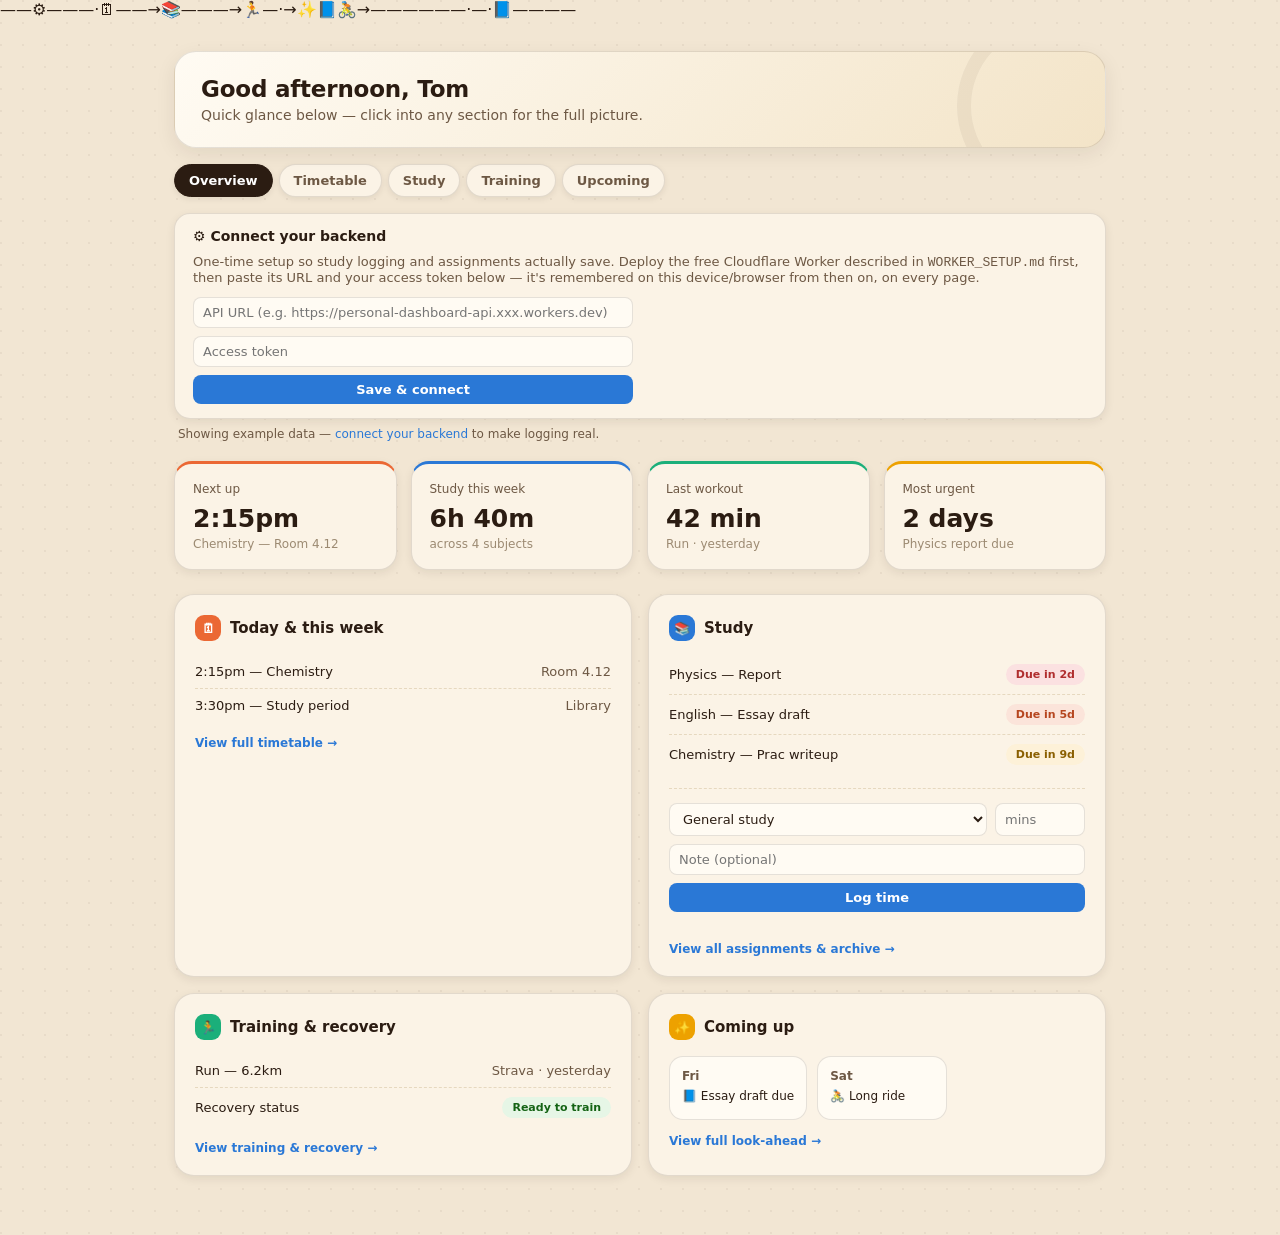
<file: index.html>
——⚙———·🗓——→📚———→🏃—·→✨📘🚴→——————·—·📘————<!DOCTYPE html>
<html lang="en">
<head>
<meta charset="UTF-8">
<meta name="viewport" content="width=device-width, initial-scale=1.0">
<title>Dashboard — Overview</title>
<link rel="stylesheet" href="assets/style.css">
</head>
<body>

<div class="page">

  <div class="banner">
    <h1>Good afternoon, Tom</h1>
    <p id="bannerSub">Quick glance below — click into any section for the full picture.</p>
  </div>

  <nav class="tabnav">
    <a href="index.html">Overview</a>
    <a href="timetable.html">Timetable</a>
    <a href="study.html">Study</a>
    <a href="training.html">Training</a>
    <a href="upcoming.html">Upcoming</a>
  </nav>

  <details id="connectPanel">
    <summary>⚙ Connect your backend</summary>
    <p style="font-size:13px;color:var(--text-secondary);margin:0 0 12px;">
      One-time setup so study logging and assignments actually save. Deploy the free
      Cloudflare Worker described in <code>WORKER_SETUP.md</code> first, then paste its URL and your
      access token below — it's remembered on this device/browser from then on, on every page.
    </p>
    <div style="display:flex;flex-direction:column;gap:8px;max-width:440px;">
      <input id="apiUrlInput" type="text" placeholder="API URL (e.g. https://personal-dashboard-api.xxx.workers.dev)">
      <input id="apiTokenInput" type="password" placeholder="Access token">
      <button type="button" onclick="saveConnection()">Save &amp; connect</button>
    </div>
  </details>
  <div id="connectStatus">Showing example data — open "Connect your backend" above once it's deployed.</div>

  <div class="stat-row">
    <div class="stat-tile timetable">
      <div class="label">Next up</div>
      <div class="value" id="nextUpValue">2:15pm</div>
      <div class="sub" id="nextUpSub">Chemistry — Room 4.12</div>
    </div>
    <div class="stat-tile study">
      <div class="label">Study this week</div>
      <div class="value" id="studyWeekValue">6h 40m</div>
      <div class="sub" id="studyWeekSub">across 4 subjects</div>
    </div>
    <div class="stat-tile training">
      <div class="label">Last workout</div>
      <div class="value" id="lastWorkoutValue">42 min</div>
      <div class="sub" id="lastWorkoutSub">Run · yesterday</div>
    </div>
    <div class="stat-tile events">
      <div class="label">Most urgent</div>
      <div class="value" id="urgentValue">2 days</div>
      <div class="sub" id="urgentSub">Physics report due</div>
    </div>
  </div>

  <div class="grid">
    <div class="card timetable">
      <h2><span class="icon-chip">🗓</span> Today &amp; this week</h2>
      <div id="timetablePreview">
        <div class="row"><span>2:15pm — Chemistry</span><span class="meta">Room 4.12</span></div>
        <div class="row"><span>3:30pm — Study period</span><span class="meta">Library</span></div>
      </div>
      <a class="view-all" href="timetable.html">View full timetable →</a>
    </div>

    <div class="card study">
      <h2><span class="icon-chip">📚</span> Study</h2>
      <div id="assignmentsPreview">
        <div class="row"><span>Physics — Report</span><span class="badge critical">Due in 2d</span></div>
        <div class="row"><span>English — Essay draft</span><span class="badge serious">Due in 5d</span></div>
        <div class="row"><span>Chemistry — Prac writeup</span><span class="badge warning">Due in 9d</span></div>
      </div>

      <form id="logForm" class="mini-form">
        <div class="mini-form-row">
          <select id="logAssignment"><option value="">General study</option></select>
          <input id="logMinutes" type="number" min="1" placeholder="mins">
        </div>
        <input id="logNote" type="text" placeholder="Note (optional)">
        <button type="submit">Log time</button>
      </form>

      <a class="view-all" href="study.html">View all assignments &amp; archive →</a>
    </div>

    <div class="card training">
      <h2><span class="icon-chip">🏃</span> Training &amp; recovery</h2>
      <div id="trainingPreview">
        <div class="row"><span>Run — 6.2km</span><span class="meta">Strava · yesterday</span></div>
        <div class="row"><span>Recovery status</span><span class="badge good">Ready to train</span></div>
      </div>
      <a class="view-all" href="training.html">View training &amp; recovery →</a>
    </div>

    <div class="card upcoming">
      <h2><span class="icon-chip">✨</span> Coming up</h2>
      <div class="upcoming-strip" id="upcomingPreview">
        <div class="upcoming-day">
          <div class="d">Fri</div>
          <div class="item">📘 Essay draft due</div>
        </div>
        <div class="upcoming-day">
          <div class="d">Sat</div>
          <div class="item">🚴 Long ride</div>
        </div>
      </div>
      <a class="view-all" href="upcoming.html">View full look-ahead →</a>
    </div>
  </div>

</div>

<script src="assets/app.js"></script>
<script>
  function renderAssignmentsPreview(list) {
    const el = document.getElementById('assignmentsPreview');
    if (!list || !list.length) {
      el.innerHTML = '<div class="empty-state">No active assignments.</div>';
      return;
    }
    el.innerHTML = list.slice(0, 3).map(function (a) {
      const u = urgencyFor(a.due_date);
      return '<div class="row"><span>' + escapeHtml(a.subject) + ' — ' + escapeHtml(a.title) + '</span>' +
        '<span class="badge ' + u.band + '">' + u.label + '</span></div>';
    }).join('');
  }

  function renderTimetablePreview(timetable) {
    const el = document.getElementById('timetablePreview');
    if (!timetable || !timetable.today || !timetable.today.length) {
      el.innerHTML = '<div class="empty-state">Nothing left today.</div>';
      return;
    }
    el.innerHTML = timetable.today.slice(0, 3).map(function (p) {
      const subjClass = p.cancelled ? 'cancelled-subject' : '';
      const freeBadge = p.cancelled ? ' <span class="badge free">Free</span>' : '';
      return '<div class="row"><span>' + escapeHtml(p.time) + ' — <span class="' + subjClass + '">' + escapeHtml(p.subject) + '</span>' + freeBadge + '</span>' +
        '<span class="meta">' + escapeHtml(p.location || '') + '</span></div>';
    }).join('');

    // "Next up" should skip cancelled periods — a free period isn't what's
    // actually happening next.
    const nextUp = timetable.today.find(function (p) { return !p.cancelled; });
    if (nextUp) {
      document.getElementById('nextUpValue').textContent = nextUp.time;
      document.getElementById('nextUpSub').textContent = nextUp.subject + (nextUp.location ? ' — ' + nextUp.location : '');
    } else {
      document.getElementById('nextUpValue').textContent = '—';
      document.getElementById('nextUpSub').textContent = 'Nothing left today';
    }
  }

  function renderTrainingPreview(activities) {
    const el = document.getElementById('trainingPreview');
    if (!activities || !activities.recent || !activities.recent.length) {
      el.innerHTML = '<div class="empty-state">No activity data yet — Strava/Garmin/Huawei sync is a future phase.</div>';
      return;
    }
    el.innerHTML = activities.recent.slice(0, 2).map(function (act) {
      return '<div class="row"><span>' + escapeHtml(act.title) + '</span>' +
        '<span class="meta">' + escapeHtml(act.source) + ' · ' + escapeHtml(act.when) + '</span></div>';
    }).join('');
    if (activities.recoveryStatus) {
      document.getElementById('lastWorkoutValue').textContent = activities.recent[0].duration || '—';
      document.getElementById('lastWorkoutSub').textContent = activities.recent[0].title + ' · ' + activities.recent[0].when;
    }
  }

  function renderUpcomingPreview(assignments) {
    const el = document.getElementById('upcomingPreview');
    if (!assignments || !assignments.length) {
      el.innerHTML = '<div class="empty-state">Nothing coming up.</div>';
      return;
    }
    const byDay = {};
    assignments.forEach(function (a) {
      if (!a.due_date) return;
      const d = new Date(a.due_date + 'T00:00:00');
      const key = d.toLocaleDateString(undefined, { weekday: 'short' });
      (byDay[key] = byDay[key] || []).push(a);
    });
    const days = Object.keys(byDay).slice(0, 3);
    if (!days.length) { el.innerHTML = '<div class="empty-state">Nothing coming up.</div>'; return; }
    el.innerHTML = days.map(function (day) {
      return '<div class="upcoming-day"><div class="d">' + day + '</div>' +
        byDay[day].slice(0, 2).map(function (a) {
          return '<div class="item">📘 ' + escapeHtml(a.title) + ' due</div>';
        }).join('') + '</div>';
    }).join('');
  }

  function renderLogOptions(list) {
    const sel = document.getElementById('logAssignment');
    sel.innerHTML = '<option value="">General study</option>' + list.map(function (a) {
      return '<option value="' + a.id + '">' + escapeHtml(a.subject) + ' — ' + escapeHtml(a.title) + '</option>';
    }).join('');
  }

  async function loadState() {
    const statusEl = document.getElementById('connectStatus');
    try {
      const state = await apiFetch('/api/state');
      statusEl.innerHTML = 'Connected to your backend — <a onclick="document.getElementById(\'connectPanel\').open = true;">change</a>';
      renderAssignmentsPreview(state.assignments);
      renderLogOptions(state.assignments);
      renderTimetablePreview(state.timetable);
      renderTrainingPreview(state.activities);
      renderUpcomingPreview(state.assignments);
      document.getElementById('studyWeekValue').textContent = fmtMinutes(state.weekMinutes);
      document.getElementById('studyWeekSub').textContent =
        'across ' + state.subjectsThisWeek + ' subject' + (state.subjectsThisWeek === 1 ? '' : 's');
      if (state.assignments.length) {
        const soonest = state.assignments[0];
        const u = urgencyFor(soonest.due_date);
        document.getElementById('urgentValue').textContent = u.label.replace('Due in ', '');
        document.getElementById('urgentSub').textContent = soonest.subject + ' ' + soonest.title;
      }
    } catch (err) {
      if (err.message === 'not-connected') {
        statusEl.innerHTML = 'Showing example data — <a onclick="document.getElementById(\'connectPanel\').open = true;">connect your backend</a> to make logging real.';
      } else {
        statusEl.innerHTML = 'Couldn\'t reach your backend (' + err.message + ') — <a onclick="document.getElementById(\'connectPanel\').open = true;">check connection</a>';
      }
    }
  }

  async function submitLog(ev) {
    ev.preventDefault();
    const assignmentId = document.getElementById('logAssignment').value || null;
    const minutes = Number(document.getElementById('logMinutes').value);
    const note = document.getElementById('logNote').value.trim();
    if (!minutes || minutes <= 0) { alert('Enter how many minutes you studied.'); return; }
    try {
      await apiFetch('/api/log', { method: 'POST', body: JSON.stringify({ assignmentId: assignmentId, minutes: minutes, note: note }) });
      document.getElementById('logMinutes').value = '';
      document.getElementById('logNote').value = '';
      loadState();
    } catch (err) {
      alert('Could not save: ' + err.message);
    }
  }

  window.addEventListener('DOMContentLoaded', function () {
    if (!isConnected()) {
      document.getElementById('connectPanel').open = true;
    }
    document.getElementById('logForm').addEventListener('submit', submitLog);
    loadState();
  });
</script>

</body>
</html>
</file>
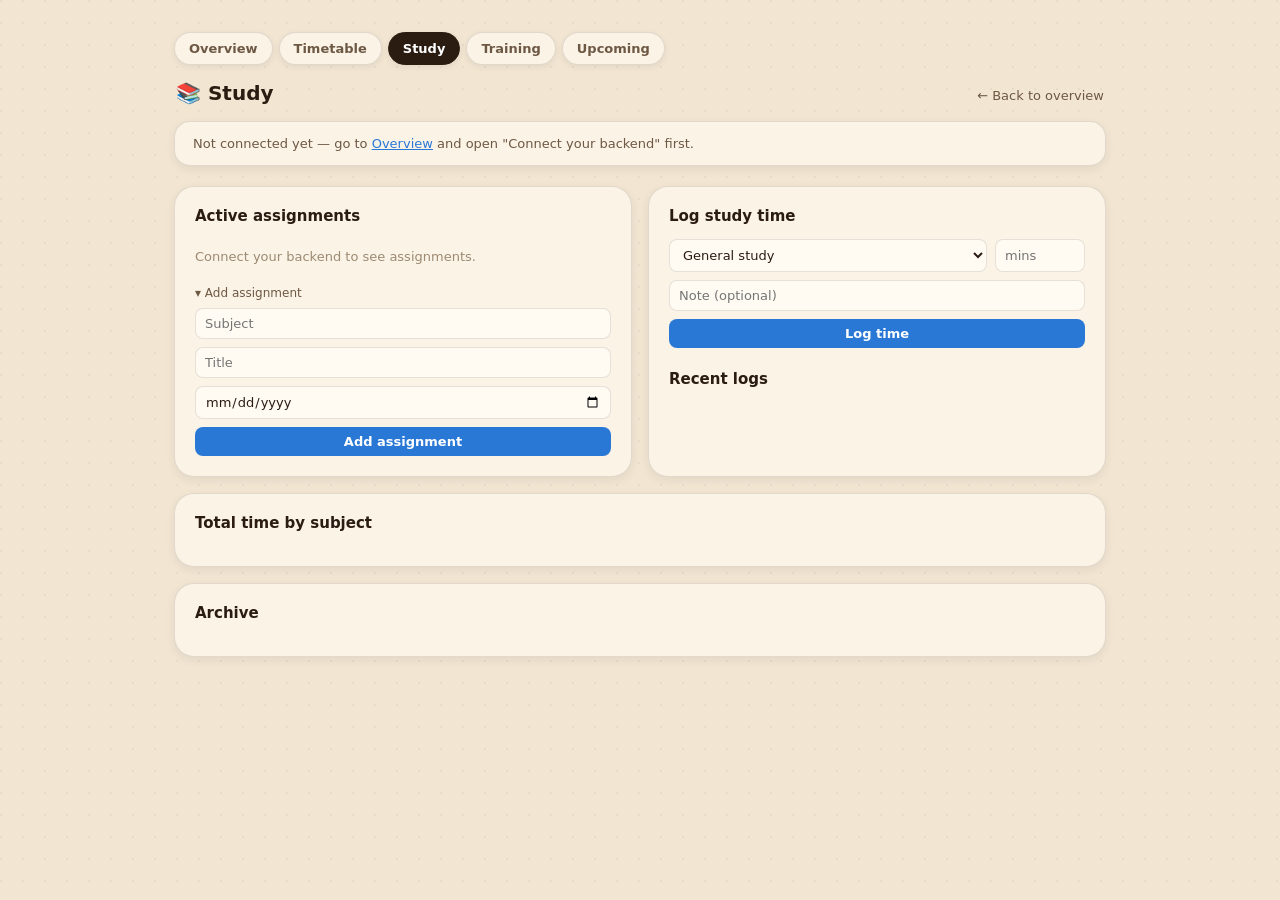
<file: study.html>
<!DOCTYPE html>
<html lang="en">
<head>
<meta charset="UTF-8">
<meta name="viewport" content="width=device-width, initial-scale=1.0">
<title>Dashboard — Study</title>
<link rel="stylesheet" href="assets/style.css">
</head>
<body>

<div class="page">

  <nav class="tabnav">
    <a href="index.html">Overview</a>
    <a href="timetable.html">Timetable</a>
    <a href="study.html">Study</a>
    <a href="training.html">Training</a>
    <a href="upcoming.html">Upcoming</a>
  </nav>

  <div class="page-header">
    <h1>📚 Study</h1>
    <a class="back" href="index.html">← Back to overview</a>
  </div>

  <div id="connectNotice"></div>

  <div class="grid">
    <div class="card study">
      <h2>Active assignments</h2>
      <div id="assignmentsList"><div class="empty-state">Loading…</div></div>

      <details class="inline-toggle" open>
        <summary>Add assignment</summary>
        <form id="newAssignmentForm" class="mini-form" style="border-top:none;padding-top:0;margin-top:8px;">
          <input id="newSubject" type="text" placeholder="Subject">
          <input id="newTitle" type="text" placeholder="Title">
          <input id="newDue" type="date">
          <button type="submit">Add assignment</button>
        </form>
      </details>
    </div>

    <div class="card study">
      <h2>Log study time</h2>
      <form id="logForm" class="mini-form" style="margin-top:0;padding-top:0;border-top:none;">
        <div class="mini-form-row">
          <select id="logAssignment"><option value="">General study</option></select>
          <input id="logMinutes" type="number" min="1" placeholder="mins">
        </div>
        <input id="logNote" type="text" placeholder="Note (optional)">
        <button type="submit">Log time</button>
      </form>

      <h2 style="margin-top:22px;">Recent logs</h2>
      <div id="recentLogsList"><div class="empty-state">Loading…</div></div>
    </div>

    <div class="card study" style="grid-column: 1 / -1;">
      <h2>Total time by subject</h2>
      <div id="subjectTotalsList"><div class="empty-state">Loading…</div></div>
    </div>

    <div class="card study" style="grid-column: 1 / -1;">
      <h2 id="archiveHeading">Archive</h2>
      <div id="archiveList"><div class="empty-state">Loading…</div></div>
    </div>
  </div>

</div>

<script src="assets/app.js"></script>
<script>
  let currentAssignments = [];
  let currentArchive = [];
  let currentRecentLogs = [];
  let editingId = null;
  let editingLogId = null;

  function renderEditForm(a) {
    return '<div class="row" style="flex-direction:column;align-items:stretch;gap:6px;">' +
      '<div class="mini-form-row">' +
      '<input type="text" id="editSubject-' + a.id + '" value="' + escapeHtml(a.subject) + '" placeholder="Subject">' +
      '<input type="text" id="editTitle-' + a.id + '" value="' + escapeHtml(a.title) + '" placeholder="Title">' +
      '</div>' +
      '<div class="mini-form-row">' +
      '<input type="date" id="editDue-' + a.id + '" value="' + escapeHtml(a.due_date || '') + '">' +
      '<button type="button" onclick="saveEdit(\'' + a.id + '\')">Save</button>' +
      '<button type="button" class="mini-btn" onclick="cancelEdit()">Cancel</button>' +
      '</div></div>';
  }

  function renderAssignmentRow(a, archived) {
    if (editingId === a.id) return renderEditForm(a);
    const badge = archived
      ? '<span class="meta">' + fmtMinutes(a.loggedMinutes) + ' total</span>'
      : '<span class="badge ' + urgencyFor(a.due_date).band + '">' + urgencyFor(a.due_date).label + '</span>';
    const archiveToggleBtn = archived
      ? '<button class="mini-btn" title="Unarchive" onclick="unarchiveAssignment(\'' + a.id + '\')">📤</button>'
      : '<button class="mini-btn" title="Archive" onclick="archiveAssignment(\'' + a.id + '\')">📥</button>';
    return '<div class="row"><span>' + escapeHtml(a.subject) + ' — ' + escapeHtml(a.title) +
      (archived ? '' : ' <span class="meta">(' + fmtMinutes(a.loggedMinutes) + ' logged)</span>') + '</span>' +
      '<span style="display:flex;align-items:center;gap:6px;">' +
      badge +
      '<button class="mini-btn" title="Edit" onclick="startEdit(\'' + a.id + '\')">✏️</button>' +
      archiveToggleBtn +
      '<button class="mini-btn" title="Delete" onclick="deleteAssignment(\'' + a.id + '\')">🗑</button>' +
      '</span></div>';
  }

  function renderAssignments(list) {
    currentAssignments = list || [];
    const el = document.getElementById('assignmentsList');
    if (!list || !list.length) {
      el.innerHTML = '<div class="empty-state">No active assignments — add one below.</div>';
      return;
    }
    el.innerHTML = list.map(function (a) { return renderAssignmentRow(a, false); }).join('');
  }

  function renderArchive(list) {
    currentArchive = list || [];
    const heading = document.getElementById('archiveHeading');
    const el = document.getElementById('archiveList');
    heading.textContent = 'Archive (' + list.length + ')';
    if (!list.length) {
      el.innerHTML = '<div class="empty-state">Nothing archived yet.</div>';
      return;
    }
    el.innerHTML = list.map(function (a) { return renderAssignmentRow(a, true); }).join('');
  }

  function renderSubjectTotals(list) {
    const el = document.getElementById('subjectTotalsList');
    if (!list || !list.length) {
      el.innerHTML = '<div class="empty-state">No study time logged yet.</div>';
      return;
    }
    el.innerHTML = list.map(function (s) {
      return '<div class="row"><span>' + escapeHtml(s.subject) + '</span>' +
        '<span class="meta">' + fmtMinutes(s.minutes) + '</span></div>';
    }).join('');
  }

  function renderEditLogForm(l) {
    return '<div class="row" style="flex-direction:column;align-items:stretch;gap:6px;">' +
      '<div class="mini-form-row">' +
      '<input type="number" min="1" id="editLogMinutes-' + l.id + '" value="' + escapeHtml(l.minutes) + '" placeholder="mins">' +
      '<input type="text" id="editLogNote-' + l.id + '" value="' + escapeHtml(l.note || '') + '" placeholder="Note (optional)">' +
      '</div>' +
      '<div class="mini-form-row">' +
      '<button type="button" onclick="saveEditLog(\'' + l.id + '\')">Save</button>' +
      '<button type="button" class="mini-btn" onclick="cancelEditLog()">Cancel</button>' +
      '</div></div>';
  }

  function renderLogRow(l) {
    if (editingLogId === l.id) return renderEditLogForm(l);
    const what = l.assignment_id
      ? ((l.subject ? l.subject + ' — ' : '') + (l.assignment_title || 'Assignment'))
      : 'General study';
    return '<div class="row"><span>' + escapeHtml(what) + (l.note ? ' <span class="meta">(' + escapeHtml(l.note) + ')</span>' : '') + '</span>' +
      '<span style="display:flex;align-items:center;gap:6px;">' +
      '<span class="meta">' + fmtMinutes(l.minutes) + '</span>' +
      '<button class="mini-btn" title="Edit" onclick="startEditLog(\'' + l.id + '\')">✏️</button>' +
      '<button class="mini-btn" title="Delete" onclick="deleteLog(\'' + l.id + '\')">🗑</button>' +
      '</span></div>';
  }

  function renderRecentLogs(logs) {
    currentRecentLogs = logs || [];
    const el = document.getElementById('recentLogsList');
    if (!logs || !logs.length) {
      el.innerHTML = '<div class="empty-state">No study time logged yet.</div>';
      return;
    }
    el.innerHTML = logs.slice(0, 8).map(renderLogRow).join('');
  }

  function renderLogOptions(list) {
    const sel = document.getElementById('logAssignment');
    sel.innerHTML = '<option value="">General study</option>' + list.map(function (a) {
      return '<option value="' + a.id + '">' + escapeHtml(a.subject) + ' — ' + escapeHtml(a.title) + '</option>';
    }).join('');
  }

  function startEdit(id) {
    editingId = id;
    renderAssignments(currentAssignments);
    renderArchive(currentArchive);
  }

  function cancelEdit() {
    editingId = null;
    renderAssignments(currentAssignments);
    renderArchive(currentArchive);
  }

  async function saveEdit(id) {
    const subjectEl = document.getElementById('editSubject-' + id);
    const titleEl = document.getElementById('editTitle-' + id);
    const dueEl = document.getElementById('editDue-' + id);
    const subject = subjectEl.value.trim();
    const title = titleEl.value.trim();
    const dueDate = dueEl.value;
    if (!subject || !title) { alert('Subject and title are both required.'); return; }
    try {
      await apiFetch('/api/assignments/' + id, {
        method: 'PATCH',
        body: JSON.stringify({ subject: subject, title: title, dueDate: dueDate || null }),
      });
      editingId = null;
      loadState();
    } catch (err) {
      alert('Could not save changes: ' + err.message);
    }
  }

  async function deleteAssignment(id) {
    if (!confirm("Delete this assignment? This can't be undone — any time already logged against it stays in your history, just no longer linked to it.")) return;
    try {
      await apiFetch('/api/assignments/' + id, { method: 'DELETE' });
      loadState();
    } catch (err) {
      alert('Could not delete: ' + err.message);
    }
  }

  async function unarchiveAssignment(id) {
    try {
      await apiFetch('/api/unarchive/' + id, { method: 'POST' });
      loadState();
    } catch (err) {
      alert('Could not unarchive: ' + err.message);
    }
  }

  function startEditLog(id) {
    editingLogId = id;
    renderRecentLogs(currentRecentLogs);
  }

  function cancelEditLog() {
    editingLogId = null;
    renderRecentLogs(currentRecentLogs);
  }

  async function saveEditLog(id) {
    const minsEl = document.getElementById('editLogMinutes-' + id);
    const noteEl = document.getElementById('editLogNote-' + id);
    const minutes = Number(minsEl.value);
    if (!minutes || minutes <= 0) { alert('Enter how many minutes you studied.'); return; }
    try {
      await apiFetch('/api/logs/' + id, {
        method: 'PATCH',
        body: JSON.stringify({ minutes: minutes, note: noteEl.value.trim() }),
      });
      editingLogId = null;
      loadState();
    } catch (err) {
      alert('Could not save changes: ' + err.message);
    }
  }

  async function deleteLog(id) {
    if (!confirm("Delete this logged time entry? This will also reduce that subject's total.")) return;
    try {
      await apiFetch('/api/logs/' + id, { method: 'DELETE' });
      loadState();
    } catch (err) {
      alert('Could not delete: ' + err.message);
    }
  }

  async function loadState() {
    if (!requireConnectionOrNotice('connectNotice')) {
      document.getElementById('assignmentsList').innerHTML = '<div class="empty-state">Connect your backend to see assignments.</div>';
      document.getElementById('archiveList').innerHTML = '';
      document.getElementById('recentLogsList').innerHTML = '';
      document.getElementById('subjectTotalsList').innerHTML = '';
      return;
    }
    try {
      const state = await apiFetch('/api/state');
      renderAssignments(state.assignments);
      renderArchive(state.archive);
      renderLogOptions(state.assignments);
      renderRecentLogs(state.recentLogs);
      renderSubjectTotals(state.subjectTotals);
    } catch (err) {
      document.getElementById('connectNotice').innerHTML =
        '<div class="notice">Couldn\'t reach your backend (' + err.message + ') — <a href="index.html">check connection</a>.</div>';
    }
  }

  async function submitLog(ev) {
    ev.preventDefault();
    const assignmentId = document.getElementById('logAssignment').value || null;
    const minutes = Number(document.getElementById('logMinutes').value);
    const note = document.getElementById('logNote').value.trim();
    if (!minutes || minutes <= 0) { alert('Enter how many minutes you studied.'); return; }
    try {
      await apiFetch('/api/log', { method: 'POST', body: JSON.stringify({ assignmentId: assignmentId, minutes: minutes, note: note }) });
      document.getElementById('logMinutes').value = '';
      document.getElementById('logNote').value = '';
      loadState();
    } catch (err) {
      alert('Could not save: ' + err.message);
    }
  }

  async function submitAssignment(ev) {
    ev.preventDefault();
    const subject = document.getElementById('newSubject').value.trim();
    const title = document.getElementById('newTitle').value.trim();
    const dueDate = document.getElementById('newDue').value;
    if (!subject || !title) { alert('Subject and title are both required.'); return; }
    try {
      await apiFetch('/api/assignments', { method: 'POST', body: JSON.stringify({ subject: subject, title: title, dueDate: dueDate }) });
      document.getElementById('newSubject').value = '';
      document.getElementById('newTitle').value = '';
      document.getElementById('newDue').value = '';
      loadState();
    } catch (err) {
      alert('Could not save: ' + err.message);
    }
  }

  async function archiveAssignment(id) {
    try {
      await apiFetch('/api/archive/' + id, { method: 'POST' });
      loadState();
    } catch (err) {
      alert('Could not archive: ' + err.message);
    }
  }

  window.addEventListener('DOMContentLoaded', function () {
    document.getElementById('logForm').addEventListener('submit', submitLog);
    document.getElementById('newAssignmentForm').addEventListener('submit', submitAssignment);
    loadState();
  });
</script>

</body>
</html>
</file>
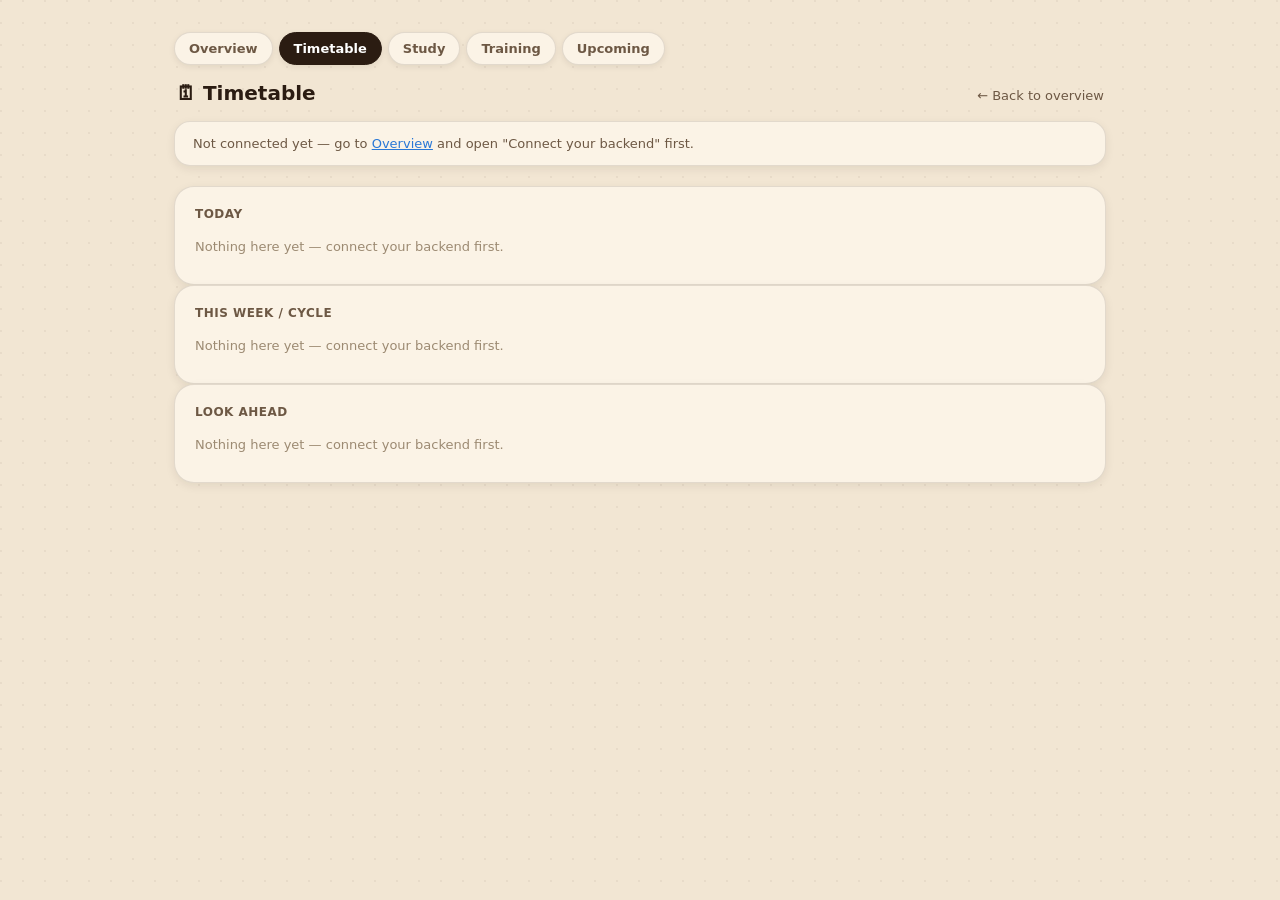
<file: timetable.html>
<!DOCTYPE html>
<html lang="en">
<head>
<meta charset="UTF-8">
<meta name="viewport" content="width=device-width, initial-scale=1.0">
<title>Dashboard — Timetable</title>
<link rel="stylesheet" href="assets/style.css">
</head>
<body>

<div class="page">

  <nav class="tabnav">
    <a href="index.html">Overview</a>
    <a href="timetable.html">Timetable</a>
    <a href="study.html">Study</a>
    <a href="training.html">Training</a>
    <a href="upcoming.html">Upcoming</a>
  </nav>

  <div class="page-header">
    <h1>🗓 Timetable</h1>
    <a class="back" href="index.html">← Back to overview</a>
  </div>

  <div id="connectNotice"></div>

  <div class="grid single">
    <div class="card timetable">
      <div class="section-block">
        <h3>Today</h3>
        <div class="next-up-card" id="nextUpCard" style="display:none;"></div>
        <div class="today-timeline" id="todayTimeline" style="display:none;"></div>
        <div id="todayList"><div class="empty-state">Loading…</div></div>
      </div>
    </div>
  </div>

  <div class="grid single">
    <div class="card timetable">
      <div class="section-block">
        <h3>This week / cycle</h3>
        <div class="timetable-table-wrap" id="weekTable"><div class="empty-state">Loading…</div></div>
      </div>
    </div>
  </div>

  <div class="grid single">
    <div class="card timetable">
      <div class="section-block">
        <h3>Look ahead</h3>
        <div id="lookAheadList"><div class="empty-state">Loading…</div></div>
      </div>
    </div>
  </div>

</div>

<script src="assets/app.js"></script>
<script>
  // School runs Monday-Friday only. The synced "today" data can be stale
  // over a weekend (last sync was Friday, nothing new posts until Monday),
  // so rather than trust the payload we check the real, live weekday and
  // simply don't show a school day at all on Saturday/Sunday — regardless
  // of what's sitting in the cached data.
  function isWeekendNow() {
    const day = new Date().getDay(); // 0 = Sunday, 6 = Saturday
    return day === 0 || day === 6;
  }

  // Today: one row per period/break, laid out like HighHelp — a slim time
  // column on the left, then either a coloured "period card" (a real class:
  // it has a teacher or a room) or a plain muted line (roll call, an empty
  // period-0 slot, recess, lunch — anything with no teacher/room attached).
  function renderToday(periods, hint) {
    const el = document.getElementById('todayList');
    if (isWeekendNow()) {
      el.innerHTML = '<div class="empty-state">It\'s the weekend — no school today.</div>';
      return;
    }
    if (!periods || !periods.length) {
      el.innerHTML = '<div class="empty-state">Nothing here yet' + (hint ? ' — ' + hint : '') + '.</div>';
      return;
    }
    el.innerHTML = periods.map(function (p) {
      const isClass = !!(p.teacher || p.location);
      const beforeBadge = p.beforeSchool ? '<span class="badge before-school">Before school</span>' : '';
      const timeCol = '<div class="day-row-time">' + escapeHtml(p.time || '') + '</div>';
      if (!isClass) {
        const freeBadge = p.cancelled ? '<span class="badge free">Free</span>' : '';
        return '<div class="day-row">' + timeCol +
          '<div class="day-row-plain">' + escapeHtml(p.subject) + freeBadge + beforeBadge + '</div>' +
          '</div>';
      }
      const subjClass = p.cancelled ? 'pc-subject cancelled-subject' : 'pc-subject';
      const freeBadge = p.cancelled ? '<span class="badge free">Free</span>' : '';
      const noteBit = (p.note && !p.cancelled) ? '<div class="pc-note">' + escapeHtml(p.note) + '</div>' : '';
      const accent = p.colour ? ' style="--chip-accent:#' + p.colour.replace(/[^0-9a-fA-F]/g, '') + '"' : '';
      return '<div class="day-row">' + timeCol +
        '<div class="period-card' + (p.cancelled ? ' cancelled' : '') + '"' + accent + '>' +
        '<div class="pc-main">' +
        '<span class="' + subjClass + '">' + escapeHtml(p.subject) + '</span>' +
        freeBadge + beforeBadge +
        '</div>' +
        '<div class="pc-meta">' +
        (p.teacher ? '<span class="pc-teacher">' + escapeHtml(p.teacher) + '</span>' : '') +
        (p.location ? '<span class="pc-room">' + escapeHtml(p.location) + '</span>' : '') +
        '</div>' +
        noteBit +
        '</div>' +
        '</div>';
    }).join('');
  }

  // "Time till next thing" card — the HighHelp-style widget Tom asked for:
  // a big countdown to whatever's coming up next today (or to the end of
  // whatever's on right now), so you can see at a glance how long until your
  // next class/break without having to scan the whole list.
  let nextUpPeriods = null;

  function computeNextUp(periods) {
    if (isWeekendNow()) return { mode: 'weekend' };
    const withTimes = (periods || [])
      .map(function (p) {
        const startMin = parseHm(p.startRaw);
        if (startMin === null) return null;
        let endMin = parseHm(p.endRaw);
        if (endMin === null || endMin <= startMin) endMin = startMin + 40;
        return { p: p, startMin: startMin, endMin: endMin };
      })
      .filter(Boolean)
      .sort(function (a, b) { return a.startMin - b.startMin; });

    if (!withTimes.length) return null;

    const now = new Date();
    const nowMin = now.getHours() * 60 + now.getMinutes() + now.getSeconds() / 60;

    for (let i = 0; i < withTimes.length; i++) {
      const x = withTimes[i];
      if (nowMin < x.startMin) {
        return { mode: 'before', target: x.startMin, item: x.p };
      }
      if (nowMin < x.endMin) {
        return { mode: 'during', target: x.endMin, item: x.p };
      }
    }
    return { mode: 'done' };
  }

  function formatCountdown(targetMin, nowMin) {
    const diff = Math.max(targetMin - nowMin, 0);
    const totalMin = Math.ceil(diff);
    const h = Math.floor(totalMin / 60), m = totalMin % 60;
    if (h > 0) return h + 'h ' + m + 'm';
    return m + 'm';
  }

  function renderNextUpCard(periods) {
    nextUpPeriods = periods;
    updateNextUpCard();
  }

  function updateNextUpCard() {
    const el = document.getElementById('nextUpCard');
    if (!el) return;
    const next = computeNextUp(nextUpPeriods);
    if (!next) {
      el.style.display = 'none';
      el.className = 'next-up-card';
      return;
    }
    el.style.display = '';
    if (next.mode === 'weekend') {
      el.className = 'next-up-card done';
      el.innerHTML = '<div class="nu-left"><div class="nu-title">It\'s the weekend 🎉</div>' +
        '<div class="nu-subtitle">No school today — enjoy the break.</div></div>';
      return;
    }
    if (next.mode === 'done') {
      el.className = 'next-up-card done';
      el.innerHTML = '<div class="nu-left"><div class="nu-title">That\'s it for today 🎉</div>' +
        '<div class="nu-subtitle">Nothing else on the timetable — enjoy the rest of your day.</div></div>';
      return;
    }
    el.className = 'next-up-card';
    const now = new Date();
    const nowMin = now.getHours() * 60 + now.getMinutes() + now.getSeconds() / 60;
    const countdown = formatCountdown(next.target, nowMin);
    const isDuring = next.mode === 'during';
    const label = isDuring ? 'Happening now' : 'Time till';
    const until = isDuring ? 'Until it ends' : 'Until it starts';
    const beforeBadge = next.item.beforeSchool ? ' <span class="badge before-school">Before school</span>' : '';
    el.innerHTML =
      '<div class="nu-left">' +
      '<div class="nu-label">' + label + '</div>' +
      '<div class="nu-title">' + escapeHtml(next.item.subject) + beforeBadge + '</div>' +
      '<div class="nu-subtitle">' + escapeHtml(next.item.time || '') + (next.item.location ? ' · ' + escapeHtml(next.item.location) : '') + '</div>' +
      '</div>' +
      '<div class="nu-right">' +
      '<div class="nu-countdown">' + countdown + '</div>' +
      '<div class="nu-until">' + until + '</div>' +
      '</div>';
  }

  setInterval(updateNextUpCard, 15000);

  // Live "now" line for Today — a small timeline strip that positions a red
  // line at the current time, so you can see where you are up during the
  // day at a glance (only possible for Today, since that's the only day
  // SBHS gives us actual bell start/end times for — cycle days below have no
  // clock times attached, only period order).
  let todayTimelineBounds = null; // {dayStart, dayEnd} in minutes-since-midnight

  function parseHm(raw) {
    if (!raw) return null;
    const parts = String(raw).split(':');
    if (parts.length < 2) return null;
    const h = parseInt(parts[0], 10), m = parseInt(parts[1], 10);
    if (isNaN(h) || isNaN(m)) return null;
    return h * 60 + m;
  }

  function renderTodayTimeline(periods) {
    const el = document.getElementById('todayTimeline');
    if (!el) return;
    if (isWeekendNow()) {
      todayTimelineBounds = null;
      el.innerHTML = '';
      el.style.display = 'none';
      return;
    }
    const withTimes = (periods || [])
      .map(function (p) {
        const startMin = parseHm(p.startRaw);
        if (startMin === null) return null;
        let endMin = parseHm(p.endRaw);
        if (endMin === null || endMin <= startMin) endMin = startMin + 40;
        return { p: p, startMin: startMin, endMin: endMin };
      })
      .filter(Boolean);

    if (withTimes.length < 2) {
      todayTimelineBounds = null;
      el.innerHTML = '';
      el.style.display = 'none';
      return;
    }
    el.style.display = '';

    const dayStart = Math.min.apply(null, withTimes.map(function (x) { return x.startMin; })) - 10;
    const dayEnd = Math.max.apply(null, withTimes.map(function (x) { return x.endMin; })) + 10;
    const span = Math.max(dayEnd - dayStart, 1);
    todayTimelineBounds = { dayStart: dayStart, dayEnd: dayEnd };

    const blocks = withTimes.map(function (x) {
      const top = ((x.startMin - dayStart) / span) * 100;
      const height = Math.max(((x.endMin - x.startMin) / span) * 100, 4);
      const accentVar = x.p.colour ? '--chip-accent:#' + x.p.colour.replace(/[^0-9a-fA-F]/g, '') + ';' : '';
      const style = 'style="' + accentVar + 'top:' + top + '%;height:' + height + '%;"';
      const beforeBadge = x.p.beforeSchool ? ' <span class="badge before-school">Before school</span>' : '';
      const subjClass = x.p.cancelled ? 'cancelled-subject' : '';
      return '<div class="timeline-block' + (x.p.cancelled ? ' cancelled' : '') + '" ' + style + '>' +
        '<span class="tb-time">' + escapeHtml(x.p.time || '') + '</span>' +
        '<div class="' + subjClass + '">' + escapeHtml(x.p.subject) + beforeBadge + '</div>' +
        '</div>';
    }).join('');

    el.innerHTML = blocks + '<div class="timeline-now-line" id="timelineNowLine"></div>';
    updateNowLine();
  }

  function updateNowLine() {
    const line = document.getElementById('timelineNowLine');
    if (!line || !todayTimelineBounds) return;
    const now = new Date();
    const nowMin = now.getHours() * 60 + now.getMinutes();
    const span = Math.max(todayTimelineBounds.dayEnd - todayTimelineBounds.dayStart, 1);
    if (nowMin < todayTimelineBounds.dayStart || nowMin > todayTimelineBounds.dayEnd) {
      line.style.display = 'none';
      return;
    }
    line.style.display = '';
    const top = ((nowMin - todayTimelineBounds.dayStart) / span) * 100;
    line.style.top = top + '%';
    const h = now.getHours(), m = now.getMinutes();
    const hh = (h % 12) || 12;
    const mm = m < 10 ? '0' + m : m;
    line.setAttribute('data-time', hh + ':' + mm + (h < 12 ? 'am' : 'pm'));
  }

  setInterval(updateNowLine, 30000);

  // This week / cycle: Week A / Week B blocks, each a 5-day column grid of
  // colour-coded class chips — styled after HighHelp's cycle view. Falls
  // back gracefully to "day" as the label if weekday/cycle aren't present
  // (older cached data, or an unexpected shape).
  const WEEKDAY_ORDER = ['Mon', 'Tue', 'Wed', 'Thu', 'Fri'];

  function renderWeekTable(week, hint) {
    const el = document.getElementById('weekTable');
    if (!week || !week.length) {
      el.innerHTML = '<div class="empty-state">Nothing here yet' + (hint ? ' — ' + hint : '') + '.</div>';
      return;
    }

    const byCycle = {};
    week.forEach(function (d) {
      const cycle = d.cycle || 'A';
      const weekday = d.weekday || d.day || '';
      (byCycle[cycle] = byCycle[cycle] || {})[weekday] = d;
    });
    const cycles = Object.keys(byCycle).sort();
    if (!cycles.length) {
      el.innerHTML = '<div class="empty-state">Nothing here yet' + (hint ? ' — ' + hint : '') + '.</div>';
      return;
    }

    el.innerHTML = cycles.map(function (cycle) {
      const days = byCycle[cycle];
      const dayKeys = Object.keys(days).sort(function (a, b) {
        const ia = WEEKDAY_ORDER.indexOf(a), ib = WEEKDAY_ORDER.indexOf(b);
        return (ia === -1 ? 99 : ia) - (ib === -1 ? 99 : ib);
      });
      const cols = dayKeys.map(function (wd) {
        const items = (days[wd].items || []).map(function (item) {
          const accent = item.colour ? 'style="--chip-accent:#' + item.colour.replace(/[^0-9a-fA-F]/g, '') + '"' : '';
          const subjClass = item.cancelled ? 'cs cancelled-subject' : 'cs';
          const beforeBadge = item.beforeSchool ? ' <span class="badge before-school">Before school</span>' : '';
          return '<div class="class-chip' + (item.cancelled ? ' cancelled' : '') + '" ' + accent + '>' +
            '<div class="' + subjClass + '">' + escapeHtml(item.subject) + (item.cancelled ? ' <span class="badge free">Free</span>' : '') + beforeBadge + '</div>' +
            '<div class="cr">' + escapeHtml(item.location || '') + '</div>' +
            '</div>';
        }).join('');
        return '<div><div class="cycle-day-col-header">' + escapeHtml(wd) + '</div>' +
          '<div class="cycle-day-col">' + (items || '<div class="empty-state" style="padding:4px 0;">—</div>') + '</div></div>';
      }).join('');
      return '<div class="cycle-week-block"><div class="cycle-week-title">Week ' + escapeHtml(cycle) + '</div>' +
        '<div class="cycle-grid">' + cols + '</div></div>';
    }).join('');
  }

  function renderGroup(elId, periods, opts) {
    opts = opts || {};
    const el = document.getElementById(elId);
    if (!periods || !periods.length) {
      el.innerHTML = '<div class="empty-state">Nothing here yet' + (opts.hint ? ' — ' + opts.hint : '') + '.</div>';
      return;
    }
    el.innerHTML = periods.map(function (p) {
      return '<div class="row"><span>' + escapeHtml(p.time || '') + ' — ' + escapeHtml(p.subject) + '</span>' +
        '<span class="meta">' + escapeHtml(p.location || '') + '</span></div>';
    }).join('');
  }

  async function loadState() {
    if (!requireConnectionOrNotice('connectNotice')) {
      renderToday(null, 'connect your backend first');
      renderNextUpCard(null);
      renderTodayTimeline(null);
      renderWeekTable(null, 'connect your backend first');
      renderGroup('lookAheadList', null, { hint: 'connect your backend first' });
      return;
    }
    try {
      const state = await apiFetch('/api/state');
      const timetable = state.timetable;
      if (!timetable) {
        renderToday(null, 'no sync has run yet, check back after the next hourly sync');
        renderNextUpCard(null);
        renderTodayTimeline(null);
        renderWeekTable(null, 'no sync has run yet');
        renderGroup('lookAheadList', null, { hint: 'no sync has run yet' });
        return;
      }
      renderToday(timetable.today, 'nothing scheduled today');
      renderNextUpCard(timetable.today);
      renderTodayTimeline(timetable.today);
      renderWeekTable(timetable.week, 'nothing scheduled this cycle yet — this fills in once look-ahead data syncs');
      renderGroup('lookAheadList', timetable.lookAhead, { hint: 'look-ahead data isn\'t populated yet' });
    } catch (err) {
      document.getElementById('connectNotice').innerHTML =
        '<div class="notice">Couldn\'t reach your backend (' + err.message + ') — <a href="index.html">check connection</a>.</div>';
    }
  }

  window.addEventListener('DOMContentLoaded', loadState);
</script>

</body>
</html>
</file>
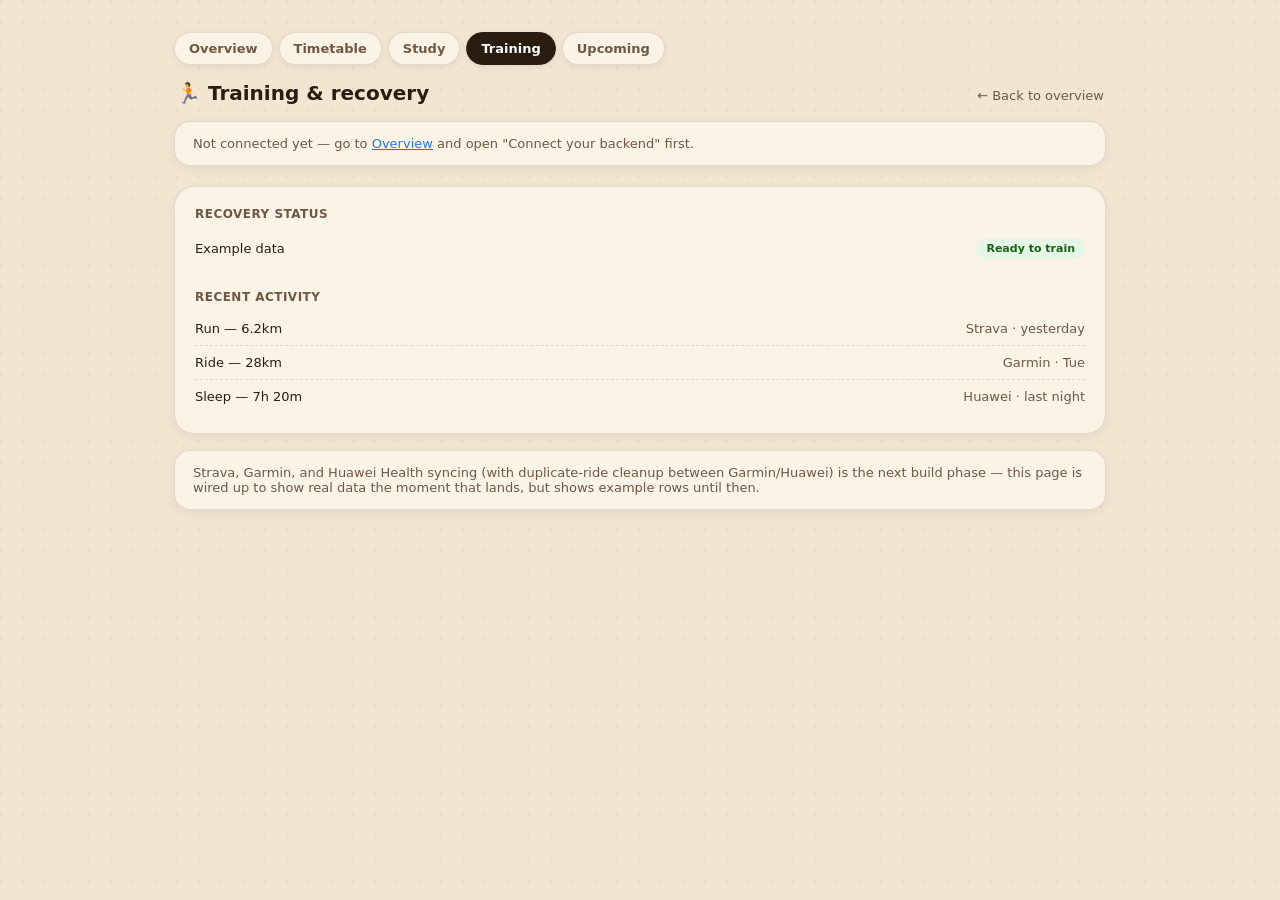
<file: training.html>
<!DOCTYPE html>
<html lang="en">
<head>
<meta charset="UTF-8">
<meta name="viewport" content="width=device-width, initial-scale=1.0">
<title>Dashboard — Training</title>
<link rel="stylesheet" href="assets/style.css">
</head>
<body>

<div class="page">

  <nav class="tabnav">
    <a href="index.html">Overview</a>
    <a href="timetable.html">Timetable</a>
    <a href="study.html">Study</a>
    <a href="training.html">Training</a>
    <a href="upcoming.html">Upcoming</a>
  </nav>

  <div class="page-header">
    <h1>🏃 Training &amp; recovery</h1>
    <a class="back" href="index.html">← Back to overview</a>
  </div>

  <div id="connectNotice"></div>

  <div class="grid single">
    <div class="card training">
      <div class="section-block">
        <h3>Recovery status</h3>
        <div id="recoveryRow"><div class="empty-state">Loading…</div></div>
      </div>
      <div class="section-block">
        <h3>Recent activity</h3>
        <div id="activityList"><div class="empty-state">Loading…</div></div>
      </div>
    </div>
  </div>

  <div class="notice" style="margin-top:16px;">
    Strava, Garmin, and Huawei Health syncing (with duplicate-ride cleanup between Garmin/Huawei) is the next
    build phase — this page is wired up to show real data the moment that lands, but shows example rows until then.
  </div>

</div>

<script src="assets/app.js"></script>
<script>
  const DEMO_ACTIVITIES = {
    recoveryStatus: { band: 'good', label: 'Ready to train' },
    recent: [
      { title: 'Run — 6.2km', source: 'Strava', when: 'yesterday', duration: '42 min' },
      { title: 'Ride — 28km', source: 'Garmin', when: 'Tue', duration: '58 min' },
      { title: 'Sleep — 7h 20m', source: 'Huawei', when: 'last night', duration: null },
    ],
  };

  function renderTraining(activities, isDemo) {
    const recEl = document.getElementById('recoveryRow');
    const listEl = document.getElementById('activityList');
    const a = activities || DEMO_ACTIVITIES;

    if (a.recoveryStatus) {
      recEl.innerHTML = '<div class="row"><span>' + (isDemo ? 'Example data' : 'Current status') + '</span>' +
        '<span class="badge ' + a.recoveryStatus.band + '">' + escapeHtml(a.recoveryStatus.label) + '</span></div>';
    } else {
      recEl.innerHTML = '<div class="empty-state">No recovery data yet.</div>';
    }

    if (!a.recent || !a.recent.length) {
      listEl.innerHTML = '<div class="empty-state">No activity data yet.</div>';
      return;
    }
    listEl.innerHTML = a.recent.map(function (act) {
      return '<div class="row"><span>' + escapeHtml(act.title) + '</span>' +
        '<span class="meta">' + escapeHtml(act.source) + ' · ' + escapeHtml(act.when) + '</span></div>';
    }).join('');
  }

  async function loadState() {
    if (!requireConnectionOrNotice('connectNotice')) {
      renderTraining(DEMO_ACTIVITIES, true);
      return;
    }
    try {
      const state = await apiFetch('/api/state');
      if (state.activities) {
        renderTraining(state.activities, false);
      } else {
        renderTraining(DEMO_ACTIVITIES, true);
      }
    } catch (err) {
      document.getElementById('connectNotice').innerHTML =
        '<div class="notice">Couldn\'t reach your backend (' + err.message + ') — <a href="index.html">check connection</a>.</div>';
      renderTraining(DEMO_ACTIVITIES, true);
    }
  }

  window.addEventListener('DOMContentLoaded', loadState);
</script>

</body>
</html>
</file>
<file: assets/style.css>
/* Shared coffee-theme stylesheet — used by every page (index.html, timetable.html,
   study.html, training.html, upcoming.html) so the whole site stays visually
   consistent from one shared file instead of copy-pasted <style> blocks. */

:root {
  --font: system-ui, -apple-system, "Segoe UI", sans-serif;

  /* warm "coffee" neutrals */
  --page-plane: #f2e6d3;
  --surface-1: #fbf3e6;
  --surface-raised: #fffbf3;
  --text-primary: #2b1c12;   /* cocoa, not pure black */
  --text-secondary: #6d5844; /* mocha */
  --muted: #9c8a72;
  --gridline: #e6d8bf;
  --border: rgba(43,28,18,0.12);
  --shadow: rgba(43,28,18,0.08);

  /* kept exactly: category + urgency colour coding */
  --blue: #2a78d6;    /* study */
  --orange: #eb6834;  /* timetable */
  --aqua: #1baf7a;    /* training/health */
  --yellow: #eda100;  /* events */

  --good: #146314;      --good-bg: #e6f6e6;
  --warning: #8a5f00;   --warning-bg: #fdf1d8;
  --serious: #b6461f;   --serious-bg: #fbe4da;
  --critical: #b02e2e;  --critical-bg: #fbe1e1;
}

* { box-sizing: border-box; }

body {
  margin: 0;
  font-family: var(--font);
  color: var(--text-primary);
  background-color: var(--page-plane);
  background-image:
    radial-gradient(circle at 1px 1px, rgba(43,28,18,0.05) 1px, transparent 0);
  background-size: 22px 22px;
}

.page { max-width: 980px; margin: 0 auto; padding: 32px 24px 60px; }

/* header banner */
.banner {
  position: relative;
  background: linear-gradient(135deg, var(--surface-raised) 0%, #f3e4c8 100%);
  border: 1px solid var(--border);
  border-radius: 22px;
  padding: 24px 26px;
  margin-bottom: 16px;
  overflow: hidden;
  box-shadow: 0 6px 20px var(--shadow);
}
.banner::after {
  content: "";
  position: absolute;
  right: -40px; top: -40px;
  width: 160px; height: 160px;
  border-radius: 50%;
  border: 14px solid rgba(43,28,18,0.05);
}
.banner h1 { font-size: 23px; margin: 0 0 5px; letter-spacing: -0.2px; }
.banner p { margin: 0; color: var(--text-secondary); font-size: 14px; }

/* tab nav — same on every page, highlights the current one */
.tabnav {
  display: flex;
  gap: 6px;
  margin-bottom: 16px;
  flex-wrap: wrap;
}
.tabnav a {
  text-decoration: none;
  font-size: 13px;
  font-weight: 650;
  color: var(--text-secondary);
  background: var(--surface-1);
  border: 1px solid var(--border);
  padding: 8px 14px;
  border-radius: 999px;
  box-shadow: 0 2px 6px var(--shadow);
}
.tabnav a.active {
  color: #fff;
  background: var(--text-primary);
  border-color: var(--text-primary);
}

/* detail-page header (title + back-to-overview link) */
.page-header {
  display: flex;
  align-items: baseline;
  justify-content: space-between;
  margin: 4px 2px 16px;
  flex-wrap: wrap;
  gap: 6px;
}
.page-header h1 { font-size: 20px; margin: 0; }
.page-header a.back {
  font-size: 13px;
  color: var(--text-secondary);
  text-decoration: none;
}
.page-header a.back:hover { text-decoration: underline; }

/* connect panel */
#connectPanel {
  background: var(--surface-1);
  border: 1px solid var(--border);
  border-radius: 16px;
  padding: 14px 18px;
  margin-bottom: 8px;
  box-shadow: 0 3px 10px var(--shadow);
}
#connectPanel summary { cursor: pointer; font-size: 14px; font-weight: 650; list-style: none; }
#connectPanel summary::-webkit-details-marker { display: none; }
#connectPanel[open] summary { margin-bottom: 10px; }
#connectStatus { font-size: 12px; color: var(--text-secondary); margin: 0 4px 20px; }
#connectStatus a { color: var(--blue); cursor: pointer; }

/* simple notice shown on detail pages when there's no saved connection */
.notice {
  background: var(--surface-1);
  border: 1px solid var(--border);
  border-radius: 16px;
  padding: 14px 18px;
  margin-bottom: 20px;
  font-size: 13px;
  color: var(--text-secondary);
  box-shadow: 0 3px 10px var(--shadow);
}
.notice a { color: var(--blue); }

/* stat tiles */
.stat-row {
  display: grid;
  grid-template-columns: repeat(4, 1fr);
  gap: 14px;
  margin-bottom: 24px;
}
.stat-tile {
  background: var(--surface-1);
  border: 1px solid var(--border);
  border-radius: 18px;
  padding: 18px;
  box-shadow: 0 3px 10px var(--shadow);
  border-top: 3px solid var(--accent);
}
.stat-tile.study { --accent: var(--blue); }
.stat-tile.timetable { --accent: var(--orange); }
.stat-tile.training { --accent: var(--aqua); }
.stat-tile.events { --accent: var(--yellow); }

.stat-tile .label { font-size: 12px; color: var(--text-secondary); margin-bottom: 8px; }
.stat-tile .value { font-size: 25px; font-weight: 650; }
.stat-tile .sub { font-size: 12px; color: var(--muted); margin-top: 4px; }

/* section cards */
.grid { display: grid; grid-template-columns: 1fr 1fr; gap: 16px; }
.grid.single { grid-template-columns: 1fr; }
.card {
  background: var(--surface-1);
  border: 1px solid var(--border);
  border-radius: 20px;
  padding: 20px;
  box-shadow: 0 3px 10px var(--shadow);
}
.card h2 {
  font-size: 15px;
  margin: 0 0 14px;
  display: flex;
  align-items: center;
  gap: 9px;
}
.icon-chip {
  width: 26px; height: 26px;
  border-radius: 9px;
  display: flex; align-items: center; justify-content: center;
  font-size: 13px;
  color: #fff;
  background: var(--chip-color);
  flex-shrink: 0;
}
.card.timetable .icon-chip { --chip-color: var(--orange); }
.card.study .icon-chip { --chip-color: var(--blue); }
.card.training .icon-chip { --chip-color: var(--aqua); }
.card.upcoming .icon-chip { --chip-color: var(--yellow); }

.row {
  display: flex; justify-content: space-between; align-items: center;
  padding: 9px 0;
  border-bottom: 1px dashed var(--gridline);
  font-size: 13px;
  gap: 10px;
}
.row:last-child { border-bottom: none; }
.row .meta { color: var(--text-secondary); }

.badge {
  font-size: 11px;
  font-weight: 700;
  padding: 4px 10px;
  border-radius: 999px;
  white-space: nowrap;
}
.badge.good { color: var(--good); background: var(--good-bg); }
.badge.warning { color: var(--warning); background: var(--warning-bg); }
.badge.serious { color: var(--serious); background: var(--serious-bg); }
.badge.critical { color: var(--critical); background: var(--critical-bg); }
.badge.before-school { color: #8a5200; background: #fdeecb; }

.upcoming-strip { display: flex; gap: 10px; overflow-x: auto; margin-top: 16px; }
.upcoming-day {
  background: var(--surface-raised);
  border: 1px solid var(--border);
  border-radius: 14px;
  padding: 12px;
  min-width: 130px;
  flex-shrink: 0;
}
.upcoming-day .d { font-size: 12px; color: var(--text-secondary); margin-bottom: 6px; font-weight: 600; }
.upcoming-day .item { font-size: 12px; margin-bottom: 4px; display: flex; gap: 6px; align-items: center; }

/* full-width list version of upcoming, for upcoming.html */
.upcoming-list { display: flex; flex-direction: column; gap: 10px; margin-top: 4px; }
.upcoming-list .upcoming-day { min-width: 0; width: 100%; }

/* "view full X" link at the bottom of a home-page preview card */
.view-all {
  display: inline-block;
  margin-top: 14px;
  font-size: 12px;
  font-weight: 650;
  color: var(--blue);
  text-decoration: none;
}
.view-all:hover { text-decoration: underline; }

/* grouped sub-sections within a detail page (e.g. "Today", "This week") */
.section-block { margin-bottom: 22px; }
.section-block:last-child { margin-bottom: 0; }
.section-block h3 {
  font-size: 12px;
  text-transform: uppercase;
  letter-spacing: 0.04em;
  color: var(--text-secondary);
  margin: 0 0 8px;
}

.empty-state {
  font-size: 13px;
  color: var(--muted);
  padding: 10px 0;
}

/* "Time till next thing" card — a HighHelp-style widget: what's on now (or
   next), and a big countdown to when it starts/ends. */
.next-up-card {
  display: flex;
  align-items: center;
  justify-content: space-between;
  gap: 16px;
  background: var(--surface-raised);
  border: 1px solid var(--border);
  border-radius: 20px;
  padding: 18px 20px;
  margin-bottom: 16px;
  box-shadow: 0 3px 10px var(--shadow);
}
.next-up-card.done { justify-content: flex-start; }
.nu-label { font-size: 11px; text-transform: uppercase; letter-spacing: 0.05em; color: var(--muted); margin-bottom: 4px; }
.nu-title { font-size: 20px; font-weight: 750; line-height: 1.2; display: flex; align-items: center; gap: 8px; flex-wrap: wrap; }
.next-up-card.done .nu-title { font-size: 15px; font-weight: 650; color: var(--text-secondary); }
.nu-subtitle { font-size: 13px; color: var(--text-secondary); margin-top: 3px; }
.nu-right { text-align: right; flex-shrink: 0; }
.nu-countdown { font-size: 32px; font-weight: 800; line-height: 1; color: var(--text-primary); }
.nu-until { font-size: 11px; font-weight: 700; text-transform: uppercase; letter-spacing: 0.05em; color: var(--critical); margin-top: 6px; }

@media (max-width: 480px) {
  .next-up-card { flex-direction: column; align-items: flex-start; }
  .nu-right { text-align: left; }
}

/* Today's day-by-day rows — a slim time column plus either a coloured
   "period card" (a real class: it has a teacher or room) or a plain muted
   line (roll call, an empty period-0 slot, recess, lunch, etc.), the same
   visual split HighHelp uses. */
.day-row {
  display: flex;
  align-items: stretch;
  gap: 12px;
  padding: 4px 0;
}
.day-row-time {
  flex: 0 0 60px;
  text-align: right;
  font-size: 12px;
  font-weight: 650;
  color: var(--text-secondary);
  padding-top: 11px;
}
.day-row-plain {
  flex: 1;
  font-size: 12px;
  color: var(--muted);
  padding: 6px 2px;
  display: flex;
  align-items: center;
  gap: 6px;
}
.period-card {
  flex: 1;
  position: relative;
  background: var(--surface-1);
  border-radius: 12px;
  padding: 9px 12px 9px 16px;
  border-left: 5px solid var(--chip-accent, var(--orange));
}
.period-card.cancelled { opacity: 0.6; }
.pc-main { display: flex; align-items: center; gap: 8px; flex-wrap: wrap; }
.pc-subject { font-weight: 700; font-size: 14px; }
.cancelled-subject { text-decoration: line-through; color: var(--muted); }
.pc-meta { display: flex; gap: 12px; margin-top: 3px; font-size: 12px; color: var(--text-secondary); }
.pc-room { font-weight: 700; color: var(--text-primary); }
.pc-note { font-size: 11px; color: var(--text-secondary); margin-top: 3px; }
.badge.free { color: var(--muted); background: var(--gridline); }

/* live "now" timeline strip above Today's list — a vertical timeline of
   today's periods (proportionally positioned by real bell start/end times)
   with a moving red line showing the current time, so you can see where you
   are up during the day at a glance. Only renders when real bell times are
   available (Today only — cycle/week days never carry clock times). */
.today-timeline {
  position: relative;
  margin-bottom: 16px;
  background: var(--surface-raised);
  border: 1px solid var(--border);
  border-radius: 14px;
  padding: 10px 14px 10px 58px;
  min-height: 240px;
}
.timeline-block {
  position: absolute;
  left: 58px; right: 14px;
  border-radius: 8px;
  border-left: 4px solid var(--chip-accent, var(--blue));
  background: var(--surface-1);
  padding: 4px 8px;
  font-size: 11px;
  overflow: hidden;
  box-sizing: border-box;
}
.timeline-block.cancelled { opacity: 0.55; }
.timeline-block .tb-time {
  position: absolute;
  left: -58px; top: 4px;
  width: 52px;
  font-size: 10px;
  color: var(--text-secondary);
  text-align: right;
  padding-right: 6px;
}
.timeline-now-line {
  position: absolute;
  left: 0; right: 0;
  height: 0;
  border-top: 2px solid var(--critical);
  z-index: 5;
}
.timeline-now-line::before {
  content: attr(data-time);
  position: absolute;
  left: 0; top: -8px;
  font-size: 9px;
  font-weight: 700;
  color: #fff;
  background: var(--critical);
  padding: 1px 6px;
  border-radius: 6px;
  white-space: nowrap;
}
.timeline-now-line::after {
  content: "";
  position: absolute;
  right: -3px; top: -3px;
  width: 7px; height: 7px;
  border-radius: 50%;
  background: var(--critical);
}

/* weekly cycle view — Week A / Week B blocks, each a 5-day column grid of
   colour-coded class chips (styled after the HighHelp cycle view: no times,
   just each day's classes top-to-bottom, coloured by subject). */
.cycle-week-block { margin-bottom: 22px; }
.cycle-week-block:last-child { margin-bottom: 0; }
.cycle-week-title {
  font-size: 11px;
  text-transform: uppercase;
  letter-spacing: 0.06em;
  color: var(--text-secondary);
  margin: 0 0 10px;
  font-weight: 700;
}
.cycle-grid {
  display: grid;
  grid-template-columns: repeat(5, 1fr);
  gap: 10px;
}
.cycle-day-col-header {
  font-size: 11px;
  font-weight: 650;
  color: var(--text-secondary);
  margin-bottom: 6px;
  text-align: center;
}
.cycle-day-col { display: flex; flex-direction: column; gap: 6px; }
.class-chip {
  background: var(--surface-raised);
  border: 1px solid var(--border);
  border-left: 4px solid var(--chip-accent, var(--muted));
  border-radius: 8px;
  padding: 6px 8px;
  font-size: 11px;
}
.class-chip .cs { font-weight: 650; }
.class-chip .cr { color: var(--text-secondary); font-size: 10px; margin-top: 1px; }
.class-chip.cancelled { opacity: 0.6; }

@media (max-width: 720px) {
  .cycle-grid { grid-template-columns: repeat(5, minmax(90px, 1fr)); overflow-x: auto; }
}

/* weekly grid table — days as columns, periods as rows (used for a fallback
   plain view; kept for any list-shaped data that doesn't fit the cycle grid) */
.timetable-table-wrap { overflow-x: auto; }
.timetable-table { width: 100%; border-collapse: collapse; font-size: 12px; }
.timetable-table th, .timetable-table td {
  border: 1px solid var(--border);
  padding: 8px 10px;
  text-align: left;
  vertical-align: top;
}
.timetable-table thead th {
  background: var(--surface-raised);
  font-size: 10px;
  text-transform: uppercase;
  letter-spacing: 0.03em;
  color: var(--text-secondary);
  white-space: nowrap;
}
.timetable-table tbody th {
  background: var(--surface-raised);
  font-size: 11px;
  color: var(--text-secondary);
  white-space: nowrap;
  font-weight: 650;
}
.timetable-table td.empty-cell { color: var(--muted); text-align: center; }
.cell-subject { font-weight: 650; }
.cell-meta { color: var(--text-secondary); font-size: 10px; margin-top: 3px; }

/* forms (log time, add assignment, connect panel) */
input[type="text"], input[type="number"], input[type="date"], input[type="password"], select {
  padding: 7px 9px;
  border-radius: 8px;
  border: 1px solid var(--border);
  font-family: var(--font);
  font-size: 13px;
  background: var(--surface-raised);
  color: var(--text-primary);
}
button {
  padding: 7px 12px;
  border-radius: 8px;
  border: none;
  background: var(--blue);
  color: #fff;
  font-family: var(--font);
  font-size: 13px;
  font-weight: 650;
  cursor: pointer;
}
.mini-btn { background: transparent; padding: 2px 4px; font-size: 13px; }

.mini-form {
  display: flex; flex-direction: column; gap: 8px;
  margin-top: 14px; padding-top: 14px;
  border-top: 1px dashed var(--gridline);
}
.mini-form-row { display: flex; gap: 8px; }
.mini-form-row select { flex: 1; }
.mini-form-row input[type="number"] { width: 90px; flex: none; }
.mini-form input[type="text"] { width: 100%; }

details.inline-toggle summary {
  cursor: pointer; font-size: 12px; color: var(--text-secondary);
  margin-top: 12px; list-style: none;
}
details.inline-toggle summary::-webkit-details-marker { display: none; }
details.inline-toggle summary::before { content: "▸ "; }
details.inline-toggle[open] summary::before { content: "▾ "; }
details.inline-toggle .row { font-size: 12px; }

@media (max-width: 720px) {
  .stat-row { grid-template-columns: repeat(2, 1fr); }
  .grid { grid-template-columns: 1fr; }
}
</file>
